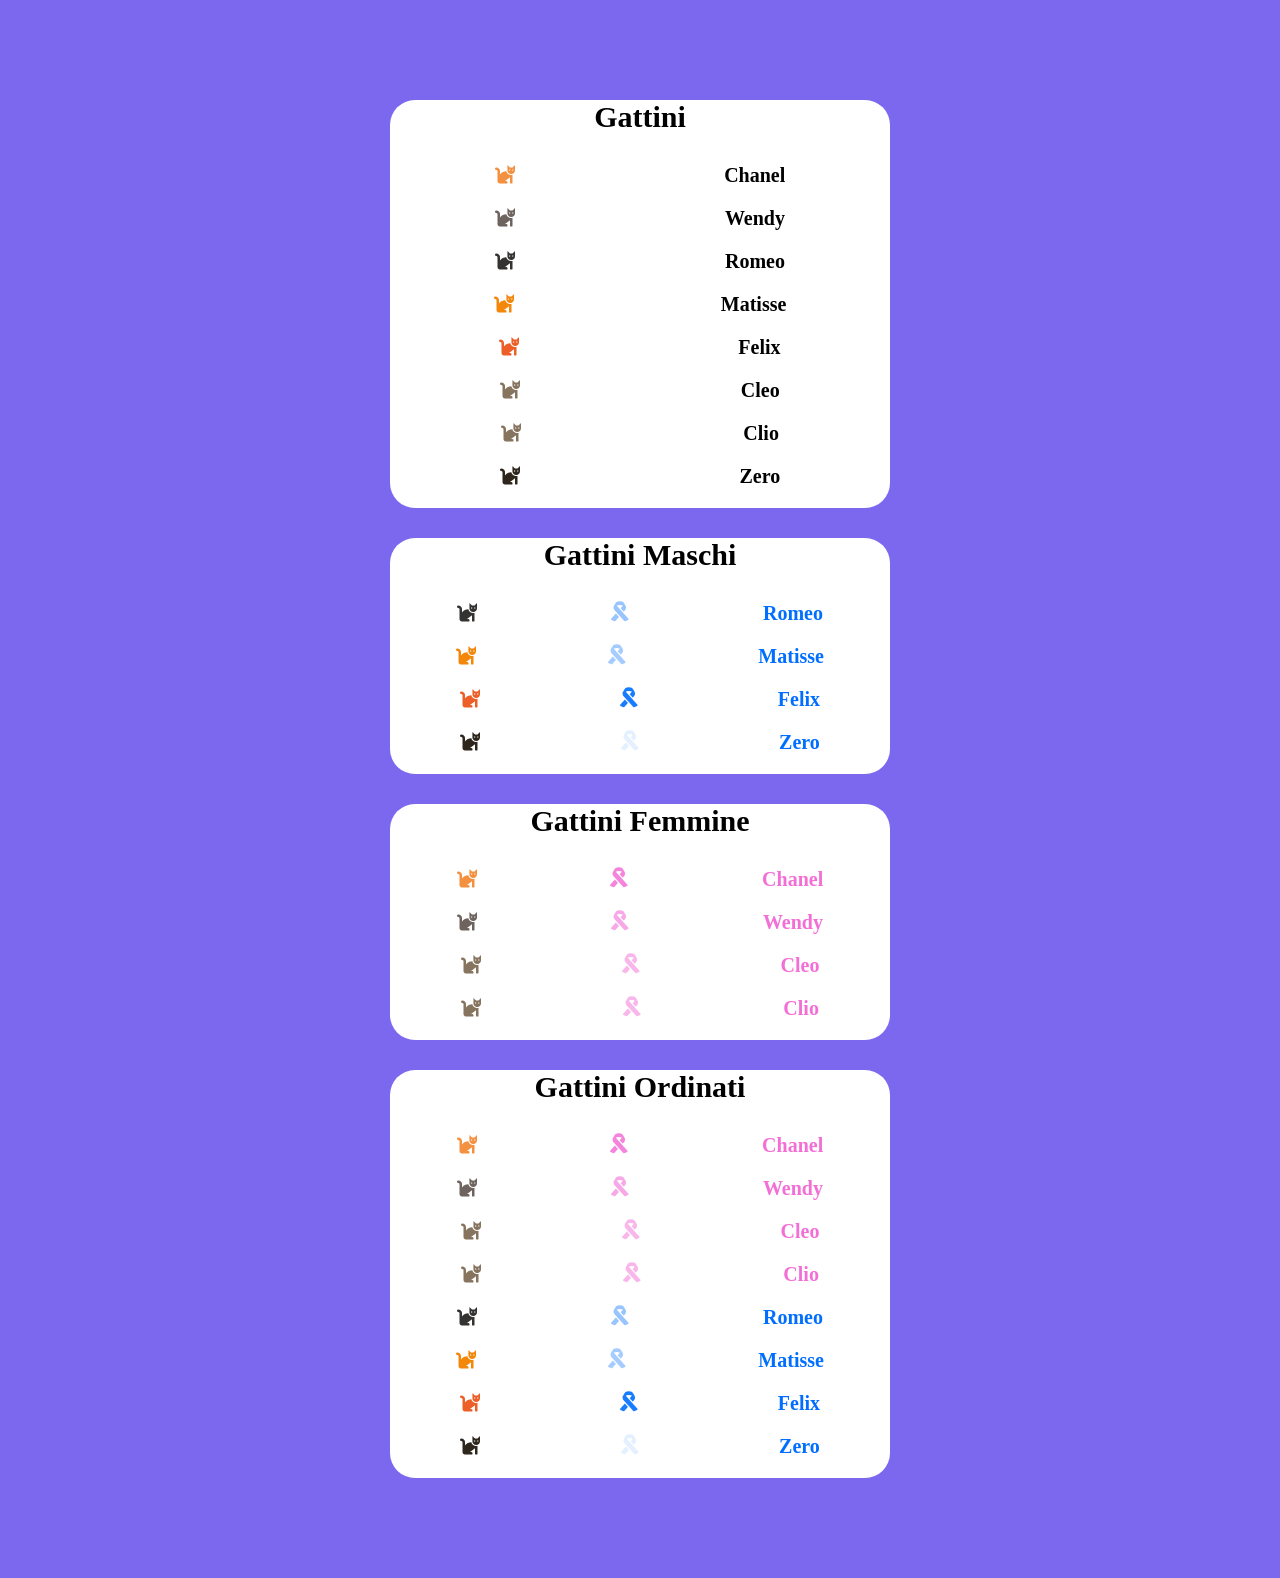
<file: index.html>
<!DOCTYPE html>
<html lang="en">
<head>
    <meta charset="UTF-8">
    <meta http-equiv="X-UA-Compatible" content="IE=edge">
    <meta name="viewport" content="width=device-width, initial-scale=1.0">
    <link rel="stylesheet" href="assets/css/style.css">
    <link rel="stylesheet" href="https://cdnjs.cloudflare.com/ajax/libs/font-awesome/5.15.3/css/all.min.css"/>
    <title>Document</title>
</head>
<body>

    <div class="container">
        <section id="milestone-1">
           <div>
            <h2>Gattini</h2>
            <ul>
               <!--  <li>
                    <i class="fas fa-cat"></i>
                    <span>nome</span>
                </li>
                <li>
                    <i class="fas fa-cat"></i>
                    <span>nome</span>
                </li>
                <li>
                    <i class="fas fa-cat"></i>
                    <span>nome</span>
                </li>
                <li>
                    <i class="fas fa-cat"></i>
                    <span>nome</span>
                </li>
                <li>
                    <i class="fas fa-cat"></i>
                    <span>nome</span>
                </li>
                <li>
                    <i class="fas fa-cat"></i>
                    <span>nome</span>
                </li> -->
            </ul>
           </div>
        </section>
        <section id="milestone-2">
           <div class="maschi">
            <h2>Gattini Maschi</h2>
            <ul>
              <!--   <li>
                    <i class="fas fa-cat"></i>
                    <span>nome</span>
                </li>
                <li>
                    <i class="fas fa-cat"></i>
                    <span>nome</span>
                </li>
                <li>
                    <i class="fas fa-cat"></i>
                    <span>nome</span>
                </li>
                <li>
                    <i class="fas fa-cat"></i>
                    <span>nome</span>
                </li>
                <li>
                    <i class="fas fa-cat"></i>
                    <span>nome</span>
                </li>
                <li>
                    <i class="fas fa-cat"></i>
                    <span>nome</span>
                </li> -->
            </ul>
           </div>

           <div class="femmine"> 
            <h2>Gattini Femmine</h2>
            <ul>
               <!--  <li>
                    <i class="fas fa-cat"></i>
                    <span>nome</span>
                </li>
                <li>
                    <i class="fas fa-cat"></i>
                    <span>nome</span>
                </li>
                <li>
                    <i class="fas fa-cat"></i>
                    <span>nome</span>
                </li>
                <li>
                    <i class="fas fa-cat"></i>
                    <span>nome</span>
                </li>
                <li>
                    <i class="fas fa-cat"></i>
                    <span>nome</span>
                </li>
                <li>
                    <i class="fas fa-cat"></i>
                    <span>nome</span>
                </li> -->
            </ul>    
           </div>

        </section>
        <section id="milestone-3">
            <div>
                <h2>Gattini Ordinati</h2>
            <ul>
               <!--  <li>
                    <i class="fas fa-cat"></i>
                    <span>nome</span>
                </li>
                <li>
                    <i class="fas fa-cat"></i>
                    <span>nome</span>
                </li>
                <li>
                    <i class="fas fa-cat"></i>
                    <span>nome</span>
                </li>
                <li>
                    <i class="fas fa-cat"></i>
                    <span>nome</span>
                </li>
                <li>
                    <i class="fas fa-cat"></i>
                    <span>nome</span>
                </li>
                <li>
                    <i class="fas fa-cat"></i>
                    <span>nome</span>
                </li> -->
            </ul>
            </div>
        </section>

       
    </div>

    <script src="https://code.jquery.com/jquery-3.6.0.min.js" integrity="sha256-/xUj+3OJU5yExlq6GSYGSHk7tPXikynS7ogEvDej/m4=" crossorigin="anonymous"></script>
    <script src="assets/js/script.js"></script>
    
</body>
</html>
</file>
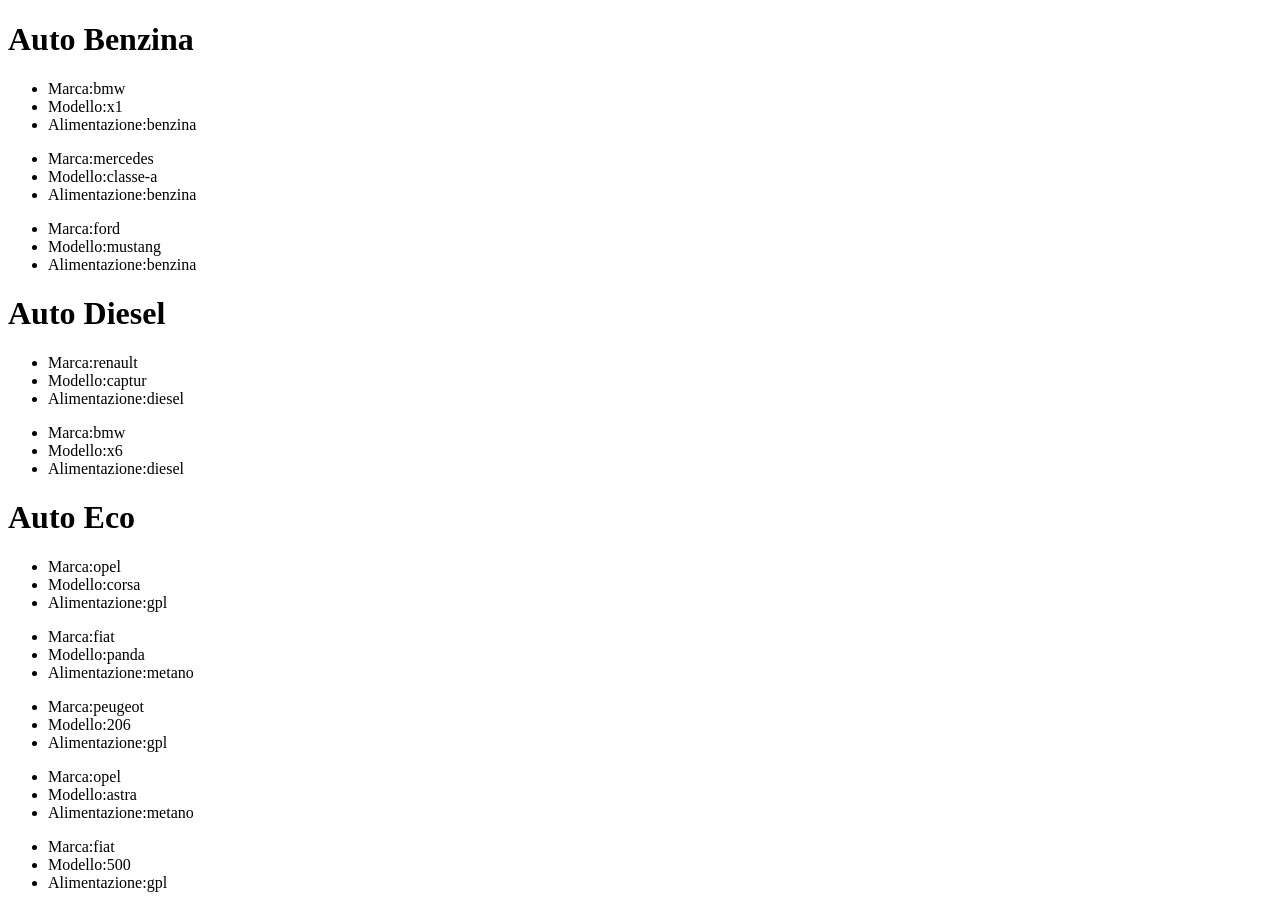
<file: snack2/index.html>
<!DOCTYPE html>
<html lang="en">
<head>
    <meta charset="UTF-8">
    <meta http-equiv="X-UA-Compatible" content="IE=edge">
    <meta name="viewport" content="width=device-width, initial-scale=1.0">
    <title>Document</title>
</head>
<body>

    <div class="container">
        <div class="benzina">
            <h1>Auto Benzina</h1>
            
        </div>
        
        <div class="diesel">
            <h1>Auto Diesel</h1>

        </div>

        <div class="restanti">
            <h1>Auto Eco</h1>


        </div>
    </div>


    <script src="https://code.jquery.com/jquery-3.6.0.min.js" integrity="sha256-/xUj+3OJU5yExlq6GSYGSHk7tPXikynS7ogEvDej/m4=" crossorigin="anonymous"></script>
    <script src="assets/js/script.js"></script>
    
</body>
</html>
</file>
<file: assets/css/style.css>
*{
    box-sizing: border-box;
    margin: 0;
    padding: 0;
}
body{
    background-color: mediumslateblue;
}
.container{
    width: 500px;
    margin: 100px auto;
}
section div{
    margin-bottom: 30px;
    background-color: #fff;
    border-radius: 25px;
}
section h2{
    text-align: center;
    margin-bottom: 30px;
    font-size: 30px;
}
section ul{
    list-style: none;
   
}
section ul li{
    padding-bottom: 20px;
    font-size: 20px;
    font-weight: 600;
    display: flex;
    justify-content: space-around;
}
</file>
